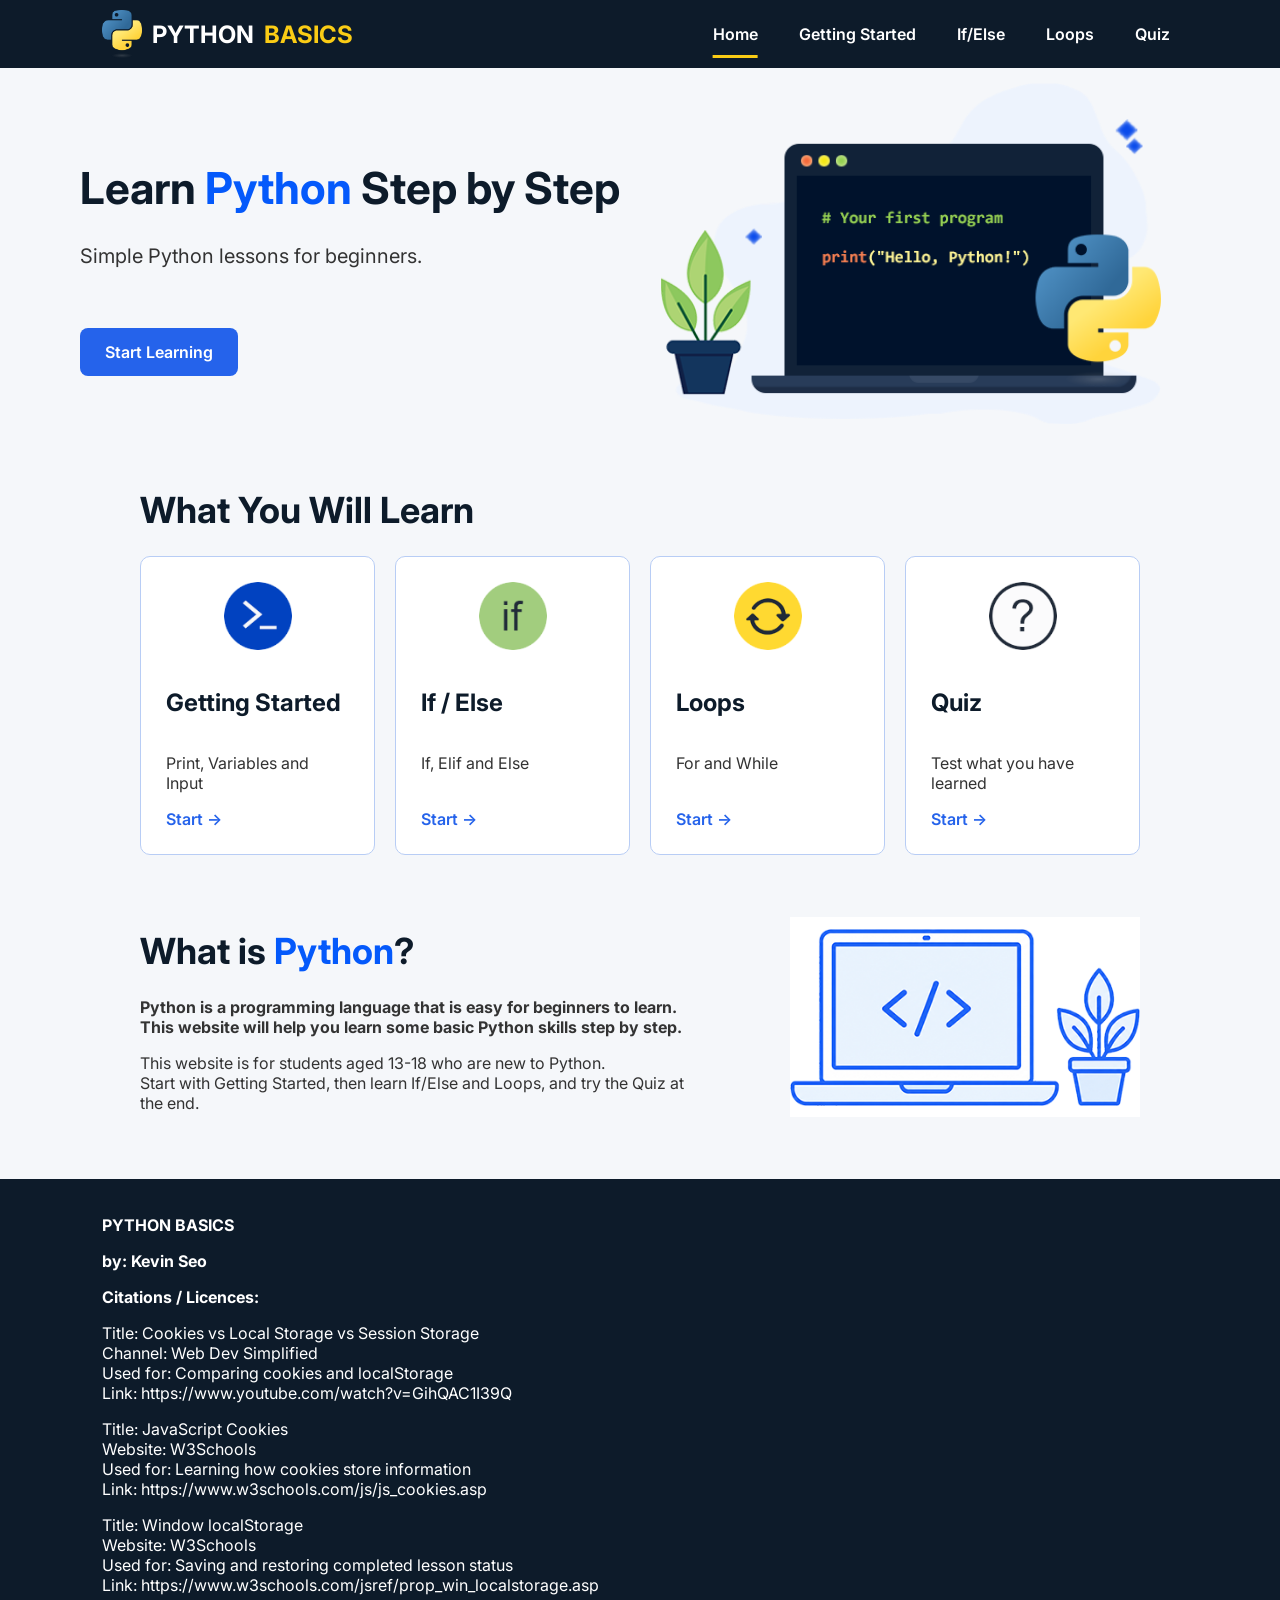
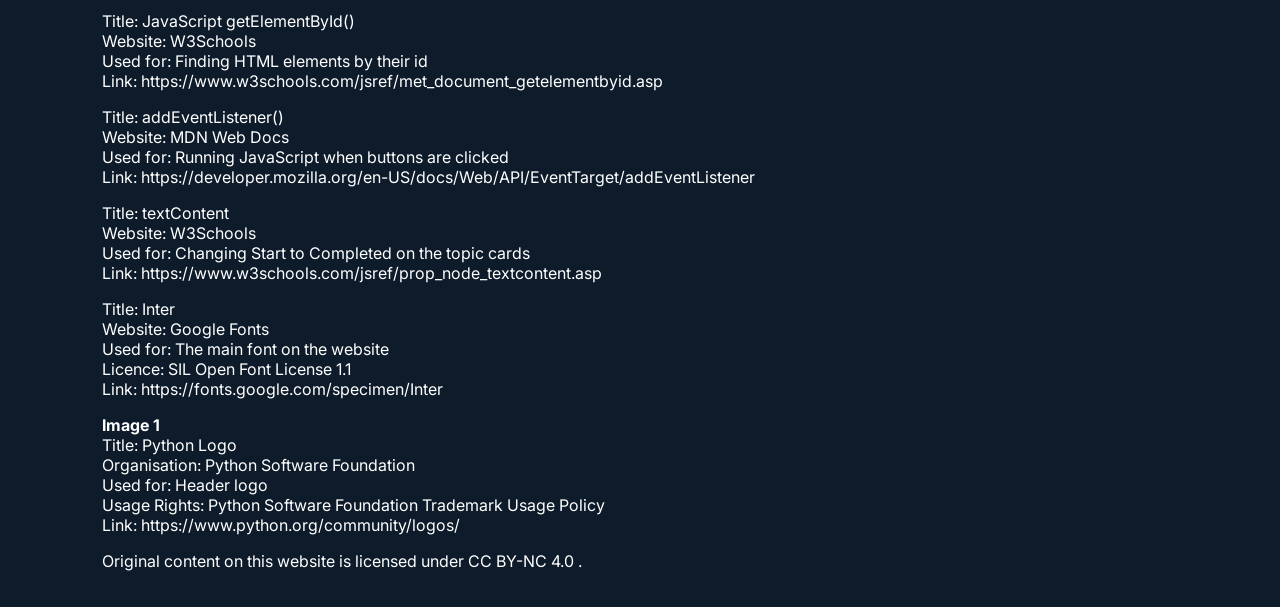
<file: index.html>
<!DOCTYPE html>
<html lang="en">

<head>
  <meta charset="UTF-8">
  <meta name="viewport" content="width=device-width, initial-scale=1.0">
  <title>PYTHON BASICS</title>
  <link rel="stylesheet" href="style.css">
</head>

<body id="top">
  <!-- Header -->
  <div class="header">
    <a href="index.html" class="logo">
      <img src="images/logo.png" alt="Python logo">
      <span>PYTHON</span>
      <span class="logo-basics-word">BASICS</span>
    </a>

    <div class="nav">
      <a href="index.html" class="active">Home</a>
      <a href="start.html">Getting Started</a>
      <a href="ifelse.html">If/Else</a>
      <a href="loops.html">Loops</a>
      <a href="quiz.html">Quiz</a>
    </div>
  </div>

  <!-- Hero -->
  <div class="hero">
    <div class="hero-text">
      <h1>Learn <span class="hero-python-word">Python</span> Step by Step</h1>
      <p>Simple Python lessons for beginners.</p>
      <a href="start.html" class="hero-btn">Start Learning</a>
    </div>

    <div class="hero-image">
      <img src="images/main-hero-new.png" alt="Python coding image">
    </div>
  </div>

  <!-- Contents -->
  <div class="contents">

    <!-- Learning Topic Cards -->
    <div class="topics">
      <h1>What You Will Learn</h1>

      <div class="topic-grid">
        <!-- Getting Started -->
        <div class="topic-item">
          <div class="topic-icon"><img src="images/icon-start.png" alt="Getting Started icon"></div>
          <div class="topic-content">
            <h2>Getting Started</h2>
            <p>Print, Variables and Input</p>
            <a href="start.html" class="topic-btn" id="startTopic">Start →</a>
          </div>
        </div>

        <!-- If / Else -->
        <div class="topic-item">
          <div class="topic-icon"><img src="images/icon-ifelse.png" alt="If/Else icon"></div>
          <div class="topic-content">
            <h2>If / Else</h2>
            <p>If, Elif and Else</p>
            <a href="ifelse.html" class="topic-btn" id="ifelseTopic">Start →</a>
          </div>
        </div>

        <!-- Loops -->
        <div class="topic-item">
          <div class="topic-icon"><img src="images/icon-loops.png" alt="Loops icon"></div>
          <div class="topic-content">
            <h2>Loops</h2>
            <p>For and While</p>
            <a href="loops.html" class="topic-btn" id="loopsTopic">Start →</a>
          </div>
        </div>

        <!-- Quiz -->
        <div class="topic-item">
          <div class="topic-icon"><img src="images/icon-quiz.png" alt="Quiz icon"></div>
          <div class="topic-content">
            <h2>Quiz</h2>
            <p>Test what you have learned</p>
            <a href="quiz.html" class="topic-btn">Start →</a>
          </div>
        </div>
      </div>
    </div>

    <!-- Python Introduction -->
    <div class="python-intro">

      <div class="intro-text">
        <h1>What is <span class="hero-python-word">Python</span>?</h1>
        <p><strong>
            Python is a programming language that is easy for beginners to learn. This website will help you learn some
            basic Python skills step by step.
          </strong></p>
        <p>
          This website is for students aged 13-18 who are new to Python.<br>
          Start with Getting Started, then learn If/Else and Loops, and try the Quiz at the end.
        </p>
      </div>

      <div class="intro-image">
        <img src="images/main-intro.png" alt="Laptop with coding symbol">
      </div>
    </div>
  </div>

  <!-- Footer -->
  <div class="footer">
    <p><strong>PYTHON BASICS</strong></p>
    <p><strong>by: Kevin Seo</strong></p>
    <p><strong>Citations / Licences:</strong></p>

    <p>
      Title: Cookies vs Local Storage vs Session Storage<br>
      Channel: Web Dev Simplified<br>
      Used for: Comparing cookies and localStorage<br>
      Link: https://www.youtube.com/watch?v=GihQAC1I39Q
    </p>

    <p>
      Title: JavaScript Cookies<br>
      Website: W3Schools<br>
      Used for: Learning how cookies store information<br>
      Link: https://www.w3schools.com/js/js_cookies.asp
    </p>

    <p>
      Title: Window localStorage<br>
      Website: W3Schools<br>
      Used for: Saving and restoring completed lesson status<br>
      Link: https://www.w3schools.com/jsref/prop_win_localstorage.asp
    </p>

    <p>
      Title: JavaScript getElementById()<br>
      Website: W3Schools<br>
      Used for: Finding HTML elements by their id<br>
      Link: https://www.w3schools.com/jsref/met_document_getelementbyid.asp
    </p>

    <p>
      Title: addEventListener()<br>
      Website: MDN Web Docs<br>
      Used for: Running JavaScript when buttons are clicked<br>
      Link: https://developer.mozilla.org/en-US/docs/Web/API/EventTarget/addEventListener
    </p>

    <p>
      Title: textContent<br>
      Website: W3Schools<br>
      Used for: Changing Start to Completed on the topic cards<br>
      Link: https://www.w3schools.com/jsref/prop_node_textcontent.asp
    </p>

    <p>
      Title: Inter<br>
      Website: Google Fonts<br>
      Used for: The main font on the website<br>
      Licence: SIL Open Font License 1.1<br>
      Link: https://fonts.google.com/specimen/Inter
    </p>

    <p>
      <strong>Image 1</strong><br>
      Title: Python Logo<br>
      Organisation: Python Software Foundation<br>
      Used for: Header logo<br>
      Usage Rights: Python Software Foundation Trademark Usage Policy<br>
      Link: https://www.python.org/community/logos/
    </p>

    <p>
      Original content on this website is licensed under
      <a href="https://creativecommons.org/licenses/by-nc/4.0/">
        CC BY-NC 4.0
      </a>.
    </p>
  </div>

  <!-- linking the shared JavaScript file -->
  <script src="main.js"></script>
</body>

</html>
</file>
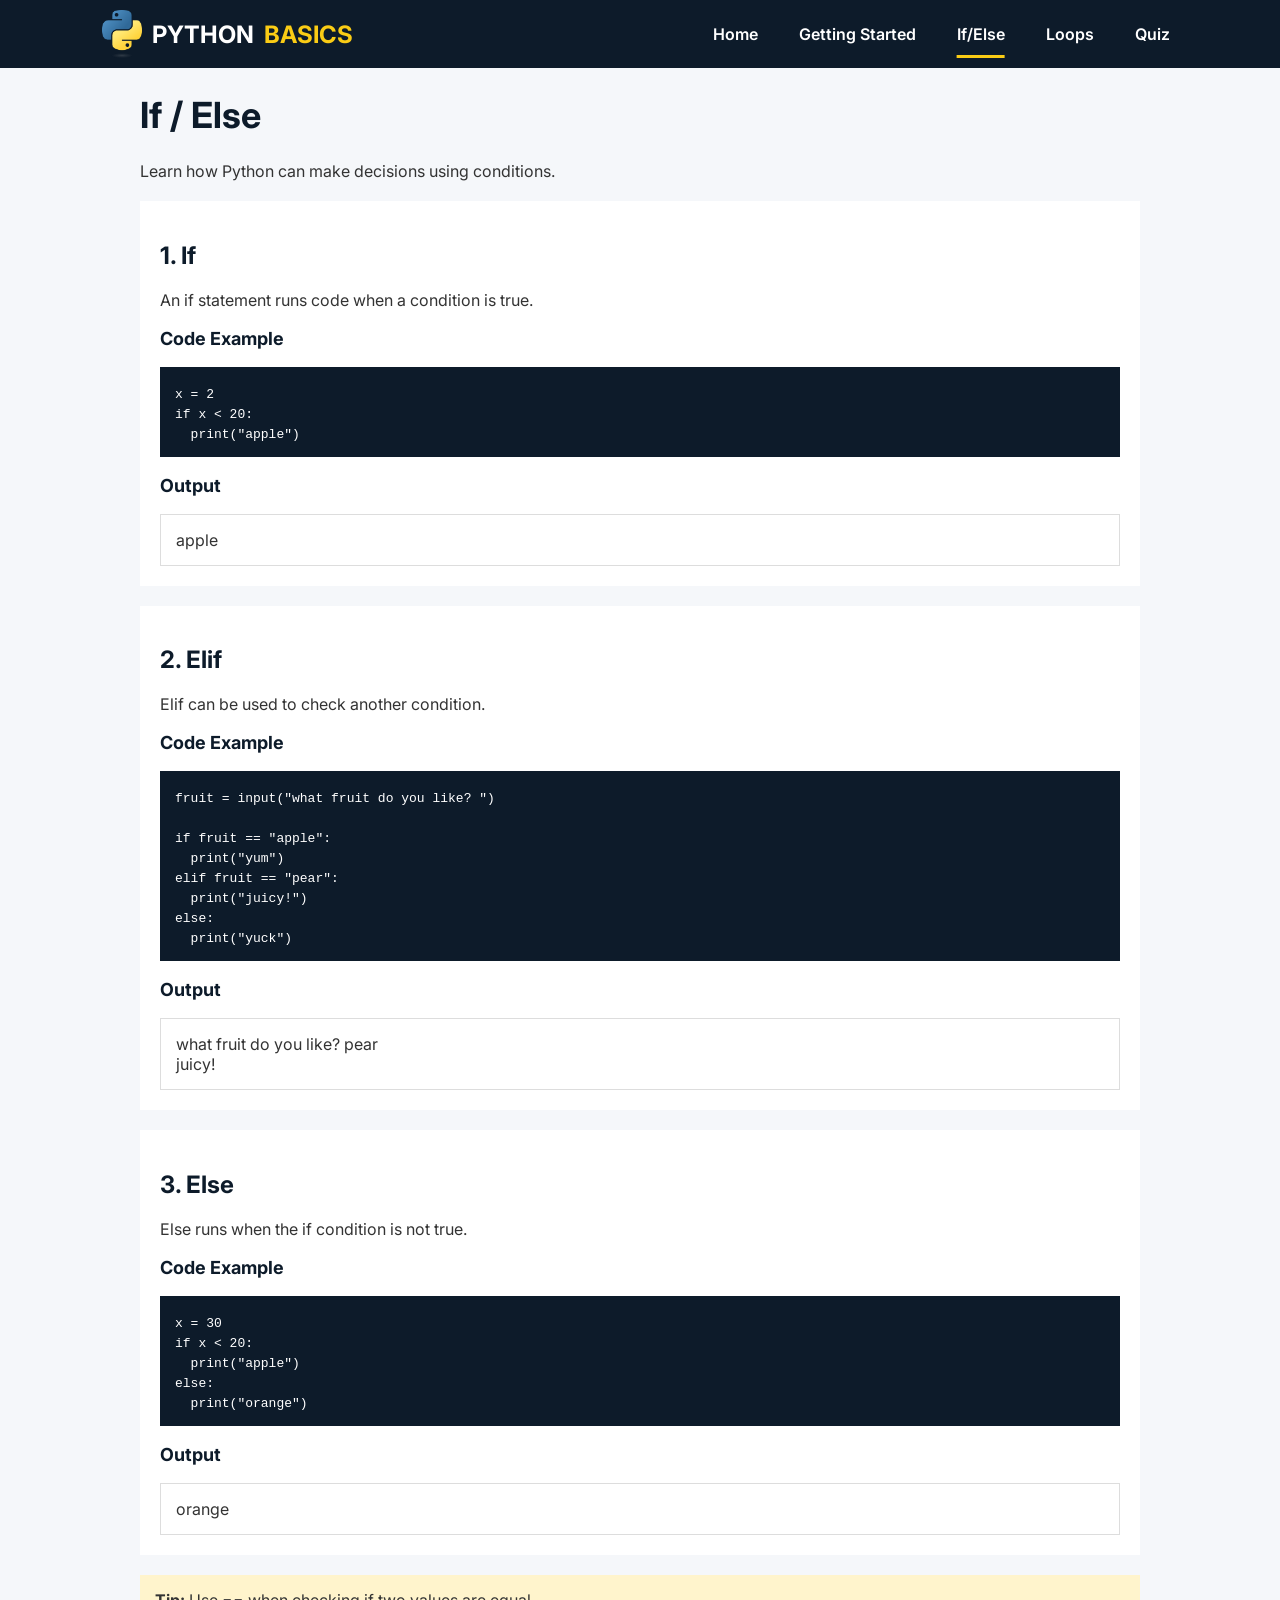
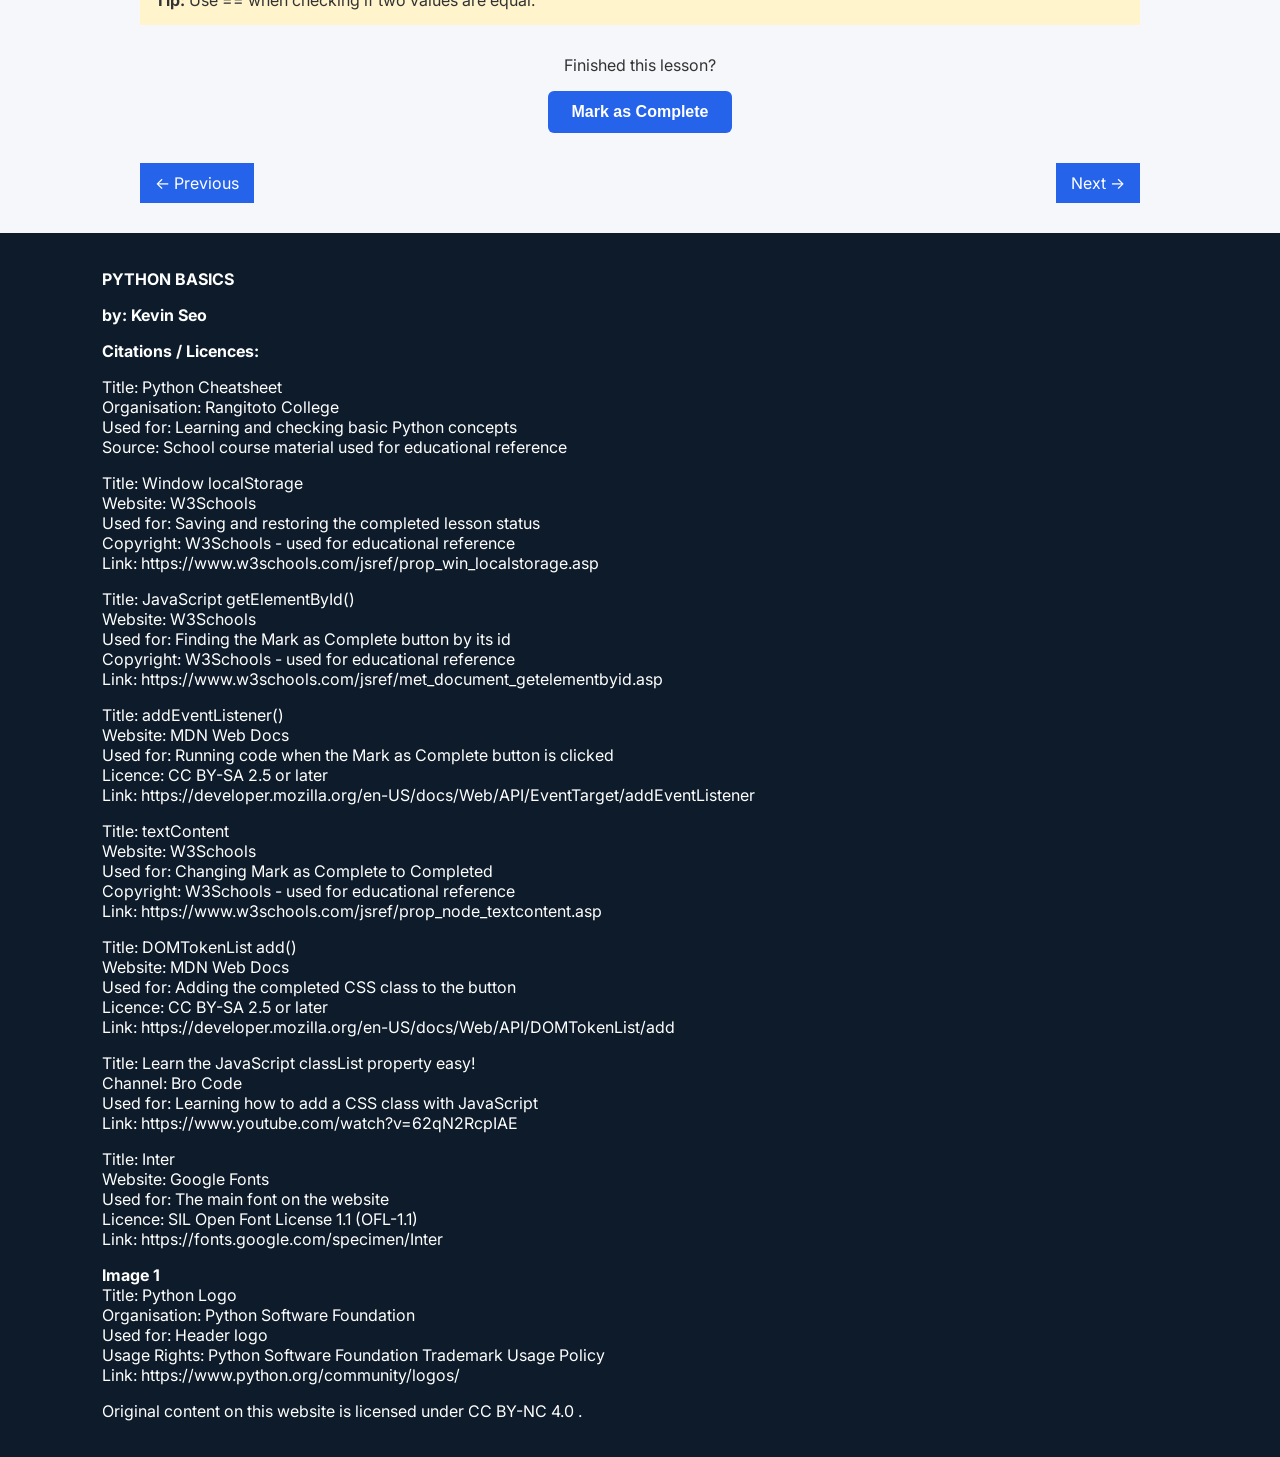
<file: ifelse.html>
<!DOCTYPE html>
<html lang="en">

<head>
  <meta charset="UTF-8">
  <meta name="viewport" content="width=device-width, initial-scale=1.0">
  <title>If / Else - Python Basics</title>
  <link rel="stylesheet" href="style.css">
</head>

<body>

  <!-- Header -->
  <div class="header">
    <a href="index.html" class="logo">
      <img src="images/logo.png" alt="Python logo">
      <span>PYTHON</span>
      <span class="logo-basics-word">BASICS</span>
    </a>

    <div class="nav">
      <a href="index.html">Home</a>
      <a href="start.html">Getting Started</a>
      <a href="ifelse.html" class="active">If/Else</a>
      <a href="loops.html">Loops</a>
      <a href="quiz.html">Quiz</a>
    </div>
  </div>

  <!-- Learning Content -->
  <div class="contents">

    <h1>If / Else</h1>
    <p>Learn how Python can make decisions using conditions.</p>

    <div class="lesson">
      <h2>1. If</h2>
      <p>An if statement runs code when a condition is true.</p>
      <h3>Code Example</h3>
      <div class="code-box">
        <code>
          x = 2<br>
          if x &lt; 20:<br>
          &nbsp;&nbsp;print("apple")
        </code>
      </div>
      <h3>Output</h3>
      <div class="output-box">
        apple
      </div>
    </div>

    <div class="lesson">
      <h2>2. Elif</h2>
      <p>Elif can be used to check another condition.</p>
      <h3>Code Example</h3>
      <div class="code-box">
        <code>
          fruit = input("what fruit do you like? ")<br><br>
          if fruit == "apple":<br>
          &nbsp;&nbsp;print("yum")<br>
          elif fruit == "pear":<br>
          &nbsp;&nbsp;print("juicy!")<br>
          else:<br>
          &nbsp;&nbsp;print("yuck")
        </code>
      </div>
      <h3>Output</h3>
      <div class="output-box">
        what fruit do you like? pear<br>
        juicy!
      </div>
    </div>

    <div class="lesson">
      <h2>3. Else</h2>
      <p>Else runs when the if condition is not true.</p>
      <h3>Code Example</h3>
      <div class="code-box">
        <code>
          x = 30<br>
          if x &lt; 20:<br>
          &nbsp;&nbsp;print("apple")<br>
          else:<br>
          &nbsp;&nbsp;print("orange")
        </code>
      </div>
      <h3>Output</h3>
      <div class="output-box">
        orange
      </div>
    </div>

    <div class="tip">
      <strong>Tip:</strong> Use == when checking if two values are equal.
    </div>

    <!-- Lesson completion -->
    <div class="complete-area">
      <p>Finished this lesson?</p>
      <!-- button for marking the lesson as complete -->
      <button type="button" class="complete-btn" id="ifelseComplete">
        Mark as Complete
      </button>
    </div>

    <div class="page-navigation">
      <a href="start.html" class="page-btn">← Previous</a>
      <a href="loops.html" class="page-btn">Next →</a>
    </div>
  </div>

  <!-- Footer -->
  <div class="footer">
    <p><strong>PYTHON BASICS</strong></p>
    <p><strong>by: Kevin Seo</strong></p>
    <p><strong>Citations / Licences:</strong></p>

    <p>
      Title: Python Cheatsheet<br>
      Organisation: Rangitoto College<br>
      Used for: Learning and checking basic Python concepts<br>
      Source: School course material used for educational reference
    </p>

    <p>
      Title: Window localStorage<br>
      Website: W3Schools<br>
      Used for: Saving and restoring the completed lesson status<br>
      Copyright: W3Schools - used for educational reference<br>
      Link: https://www.w3schools.com/jsref/prop_win_localstorage.asp
    </p>

    <p>
      Title: JavaScript getElementById()<br>
      Website: W3Schools<br>
      Used for: Finding the Mark as Complete button by its id<br>
      Copyright: W3Schools - used for educational reference<br>
      Link: https://www.w3schools.com/jsref/met_document_getelementbyid.asp
    </p>

    <p>
      Title: addEventListener()<br>
      Website: MDN Web Docs<br>
      Used for: Running code when the Mark as Complete button is clicked<br>
      Licence: CC BY-SA 2.5 or later<br>
      Link: https://developer.mozilla.org/en-US/docs/Web/API/EventTarget/addEventListener
    </p>

    <p>
      Title: textContent<br>
      Website: W3Schools<br>
      Used for: Changing Mark as Complete to Completed<br>
      Copyright: W3Schools - used for educational reference<br>
      Link: https://www.w3schools.com/jsref/prop_node_textcontent.asp
    </p>

    <p>
      Title: DOMTokenList add()<br>
      Website: MDN Web Docs<br>
      Used for: Adding the completed CSS class to the button<br>
      Licence: CC BY-SA 2.5 or later<br>
      Link: https://developer.mozilla.org/en-US/docs/Web/API/DOMTokenList/add
    </p>

    <p>
      Title: Learn the JavaScript classList property easy!<br>
      Channel: Bro Code<br>
      Used for: Learning how to add a CSS class with JavaScript<br>
      Link: https://www.youtube.com/watch?v=62qN2RcpIAE
    </p>

    <p>
      Title: Inter<br>
      Website: Google Fonts<br>
      Used for: The main font on the website<br>
      Licence: SIL Open Font License 1.1 (OFL-1.1)<br>
      Link: https://fonts.google.com/specimen/Inter
    </p>

    <p>
      <strong>Image 1</strong><br>
      Title: Python Logo<br>
      Organisation: Python Software Foundation<br>
      Used for: Header logo<br>
      Usage Rights: Python Software Foundation Trademark Usage Policy<br>
      Link: https://www.python.org/community/logos/
    </p>

    <p>
      Original content on this website is licensed under
      <a href="https://creativecommons.org/licenses/by-nc/4.0/">
        CC BY-NC 4.0
      </a>.
    </p>
  </div>

  <!-- linking the shared JavaScript file -->
  <script src="main.js"></script>
</body>

</html>
</file>
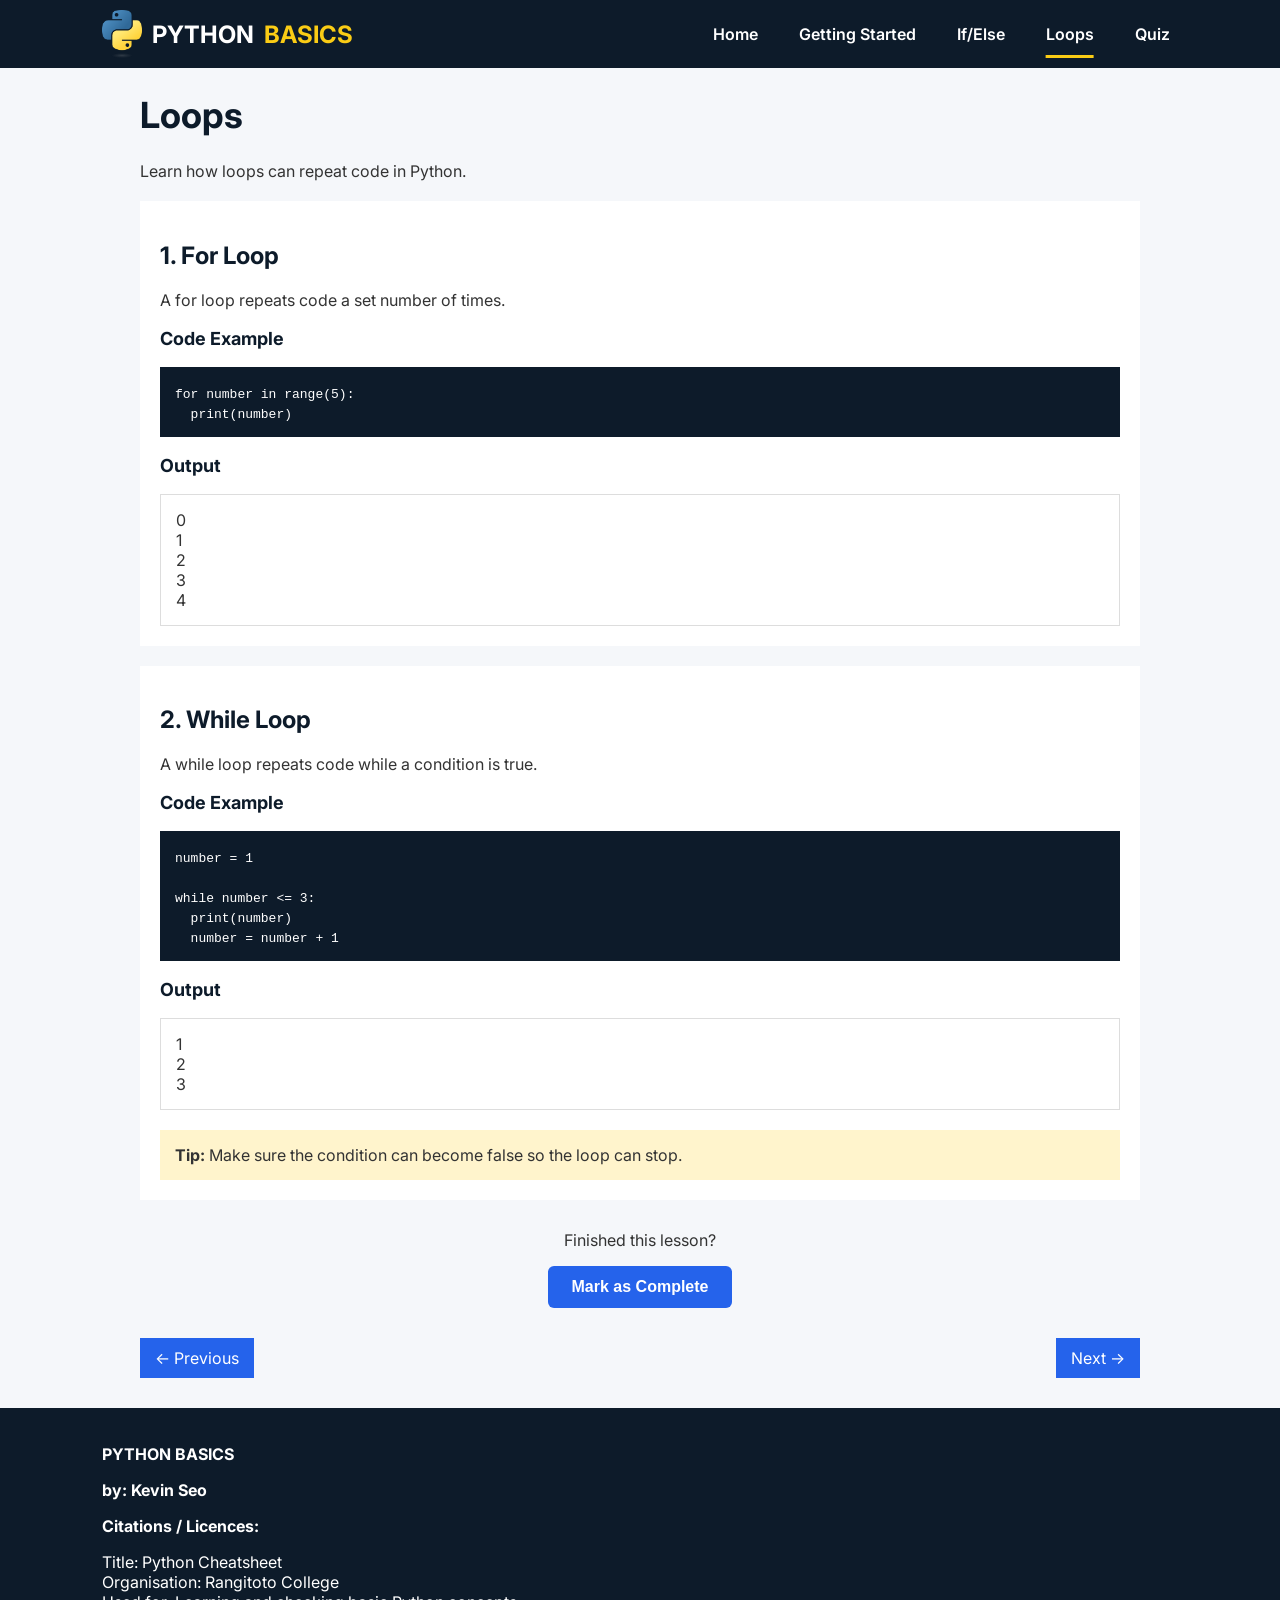
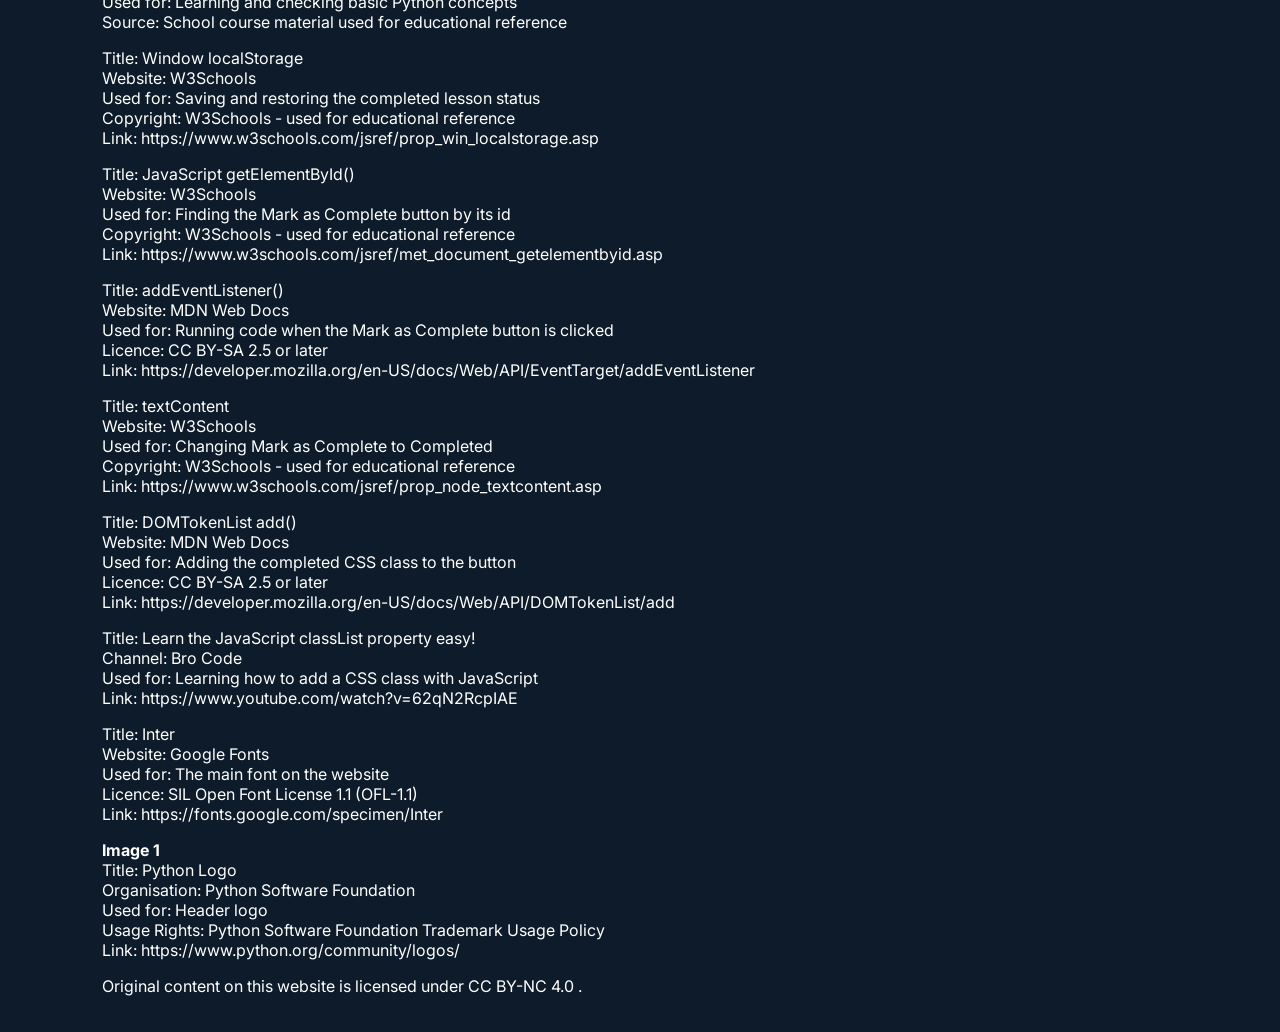
<file: loops.html>
<!DOCTYPE html>
<html lang="en">

<head>
  <meta charset="UTF-8">
  <meta name="viewport" content="width=device-width, initial-scale=1.0">
  <title>Loops - Python Basics</title>
  <link rel="stylesheet" href="style.css">
</head>

<body id="top">
  <!-- Header -->
  <div class="header">
    <a href="index.html" class="logo">
      <img src="images/logo.png" alt="Python logo">
      <span>PYTHON</span>
      <span class="logo-basics-word">BASICS</span>
    </a>

    <div class="nav">
      <a href="index.html">Home</a>
      <a href="start.html">Getting Started</a>
      <a href="ifelse.html">If/Else</a>
      <a href="loops.html" class="active">Loops</a>
      <a href="quiz.html">Quiz</a>
    </div>
  </div>


  <!-- Lesson -->
  <div class="contents">

    <h1>Loops</h1>
    <p class="lesson-intro">
      Learn how loops can repeat code in Python.
    </p>

    <div class="lesson">
      <h2>1. For Loop</h2>
      <p>
        A for loop repeats code a set number of times.
      </p>
      <h3>Code Example</h3>
      <div class="code-box">
        <code>
          for number in range(5):<br>
          &nbsp;&nbsp;print(number)
        </code>
      </div>
      <h3>Output</h3>
      <div class="output-box">
        0<br>
        1<br>
        2<br>
        3<br>
        4
      </div>
    </div>

    <div class="lesson">
      <h2>2. While Loop</h2>
      <p>
        A while loop repeats code while a condition is true.
      </p>
      <h3>Code Example</h3>
      <div class="code-box">
        <code>
          number = 1<br><br>
          while number &lt;= 3:<br> <!-- using &lt; to show the < symbol in HTML -->
          &nbsp;&nbsp;print(number)<br> <!-- using &nbsp; to add spaces for Python indentation -->
          &nbsp;&nbsp;number = number + 1
        </code>
      </div>
      <h3>Output</h3>
      <div class="output-box">
        1<br>
        2<br>
        3
      </div>
      <div class="tip">
        <strong>Tip:</strong> Make sure the condition can become false so the loop can stop.
      </div>
    </div>

    <!-- Lesson completion -->
    <div class="complete-area">
      <p>Finished this lesson?</p>
      <!-- button for marking the lesson as complete -->
      <button type="button" class="complete-btn" id="loopsComplete">
        Mark as Complete
      </button>
    </div>

    <div class="page-navigation">
      <a href="ifelse.html" class="page-btn">← Previous</a>
      <a href="quiz.html" class="page-btn">Next →</a>
    </div>

  </div>

  <!-- Footer -->
  <div class="footer">
    <p><strong>PYTHON BASICS</strong></p>
    <p><strong>by: Kevin Seo</strong></p>
    <p><strong>Citations / Licences:</strong></p>

    <p>
      Title: Python Cheatsheet<br>
      Organisation: Rangitoto College<br>
      Used for: Learning and checking basic Python concepts<br>
      Source: School course material used for educational reference
    </p>

    <p>
      Title: Window localStorage<br>
      Website: W3Schools<br>
      Used for: Saving and restoring the completed lesson status<br>
      Copyright: W3Schools - used for educational reference<br>
      Link: https://www.w3schools.com/jsref/prop_win_localstorage.asp
    </p>

    <p>
      Title: JavaScript getElementById()<br>
      Website: W3Schools<br>
      Used for: Finding the Mark as Complete button by its id<br>
      Copyright: W3Schools - used for educational reference<br>
      Link: https://www.w3schools.com/jsref/met_document_getelementbyid.asp
    </p>

    <p>
      Title: addEventListener()<br>
      Website: MDN Web Docs<br>
      Used for: Running code when the Mark as Complete button is clicked<br>
      Licence: CC BY-SA 2.5 or later<br>
      Link: https://developer.mozilla.org/en-US/docs/Web/API/EventTarget/addEventListener
    </p>

    <p>
      Title: textContent<br>
      Website: W3Schools<br>
      Used for: Changing Mark as Complete to Completed<br>
      Copyright: W3Schools - used for educational reference<br>
      Link: https://www.w3schools.com/jsref/prop_node_textcontent.asp
    </p>

    <p>
      Title: DOMTokenList add()<br>
      Website: MDN Web Docs<br>
      Used for: Adding the completed CSS class to the button<br>
      Licence: CC BY-SA 2.5 or later<br>
      Link: https://developer.mozilla.org/en-US/docs/Web/API/DOMTokenList/add
    </p>

    <p>
      Title: Learn the JavaScript classList property easy!<br>
      Channel: Bro Code<br>
      Used for: Learning how to add a CSS class with JavaScript<br>
      Link: https://www.youtube.com/watch?v=62qN2RcpIAE
    </p>

    <p>
      Title: Inter<br>
      Website: Google Fonts<br>
      Used for: The main font on the website<br>
      Licence: SIL Open Font License 1.1 (OFL-1.1)<br>
      Link: https://fonts.google.com/specimen/Inter
    </p>

    <p>
      <strong>Image 1</strong><br>
      Title: Python Logo<br>
      Organisation: Python Software Foundation<br>
      Used for: Header logo<br>
      Usage Rights: Python Software Foundation Trademark Usage Policy<br>
      Link: https://www.python.org/community/logos/
    </p>

    <p>
      Original content on this website is licensed under
      <a href="https://creativecommons.org/licenses/by-nc/4.0/">
        CC BY-NC 4.0
      </a>.
    </p>
  </div>

  <!-- linking the shared JavaScript file -->
  <script src="main.js"></script>
</body>
</html>
</file>
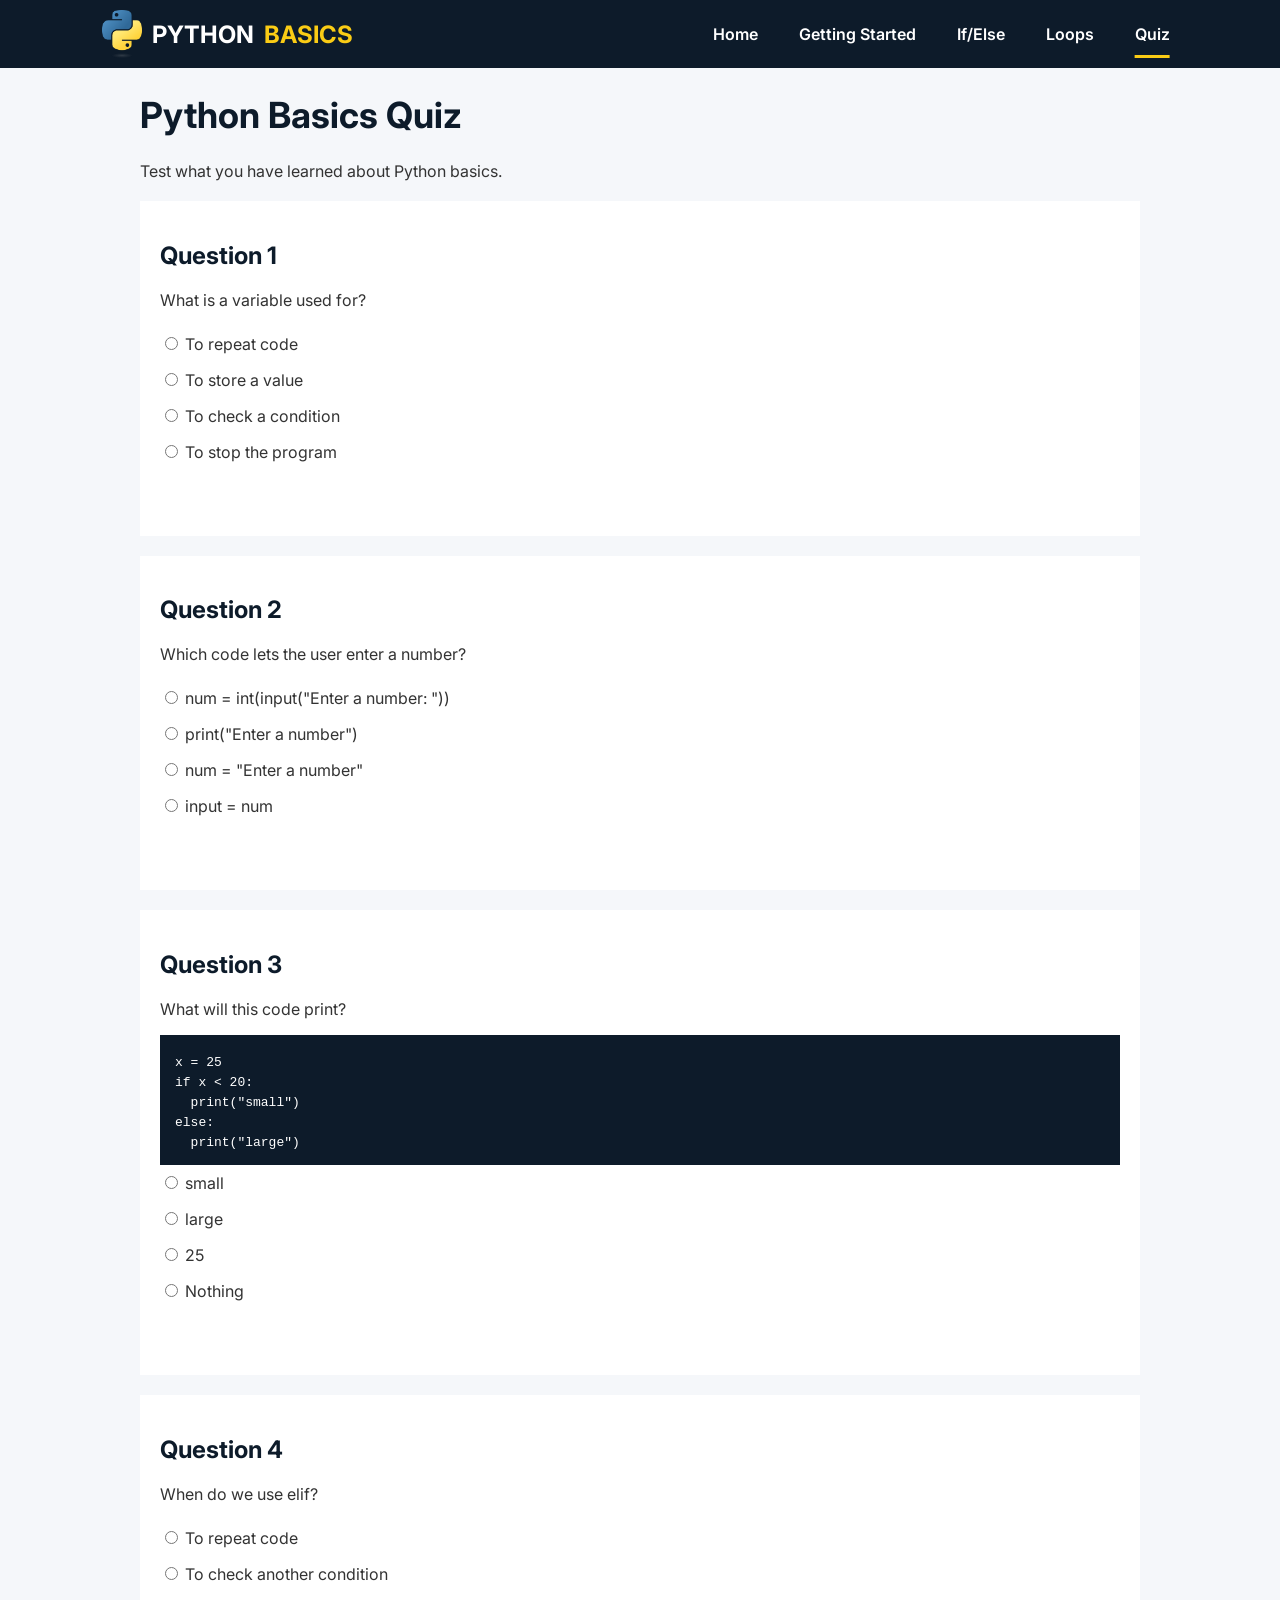
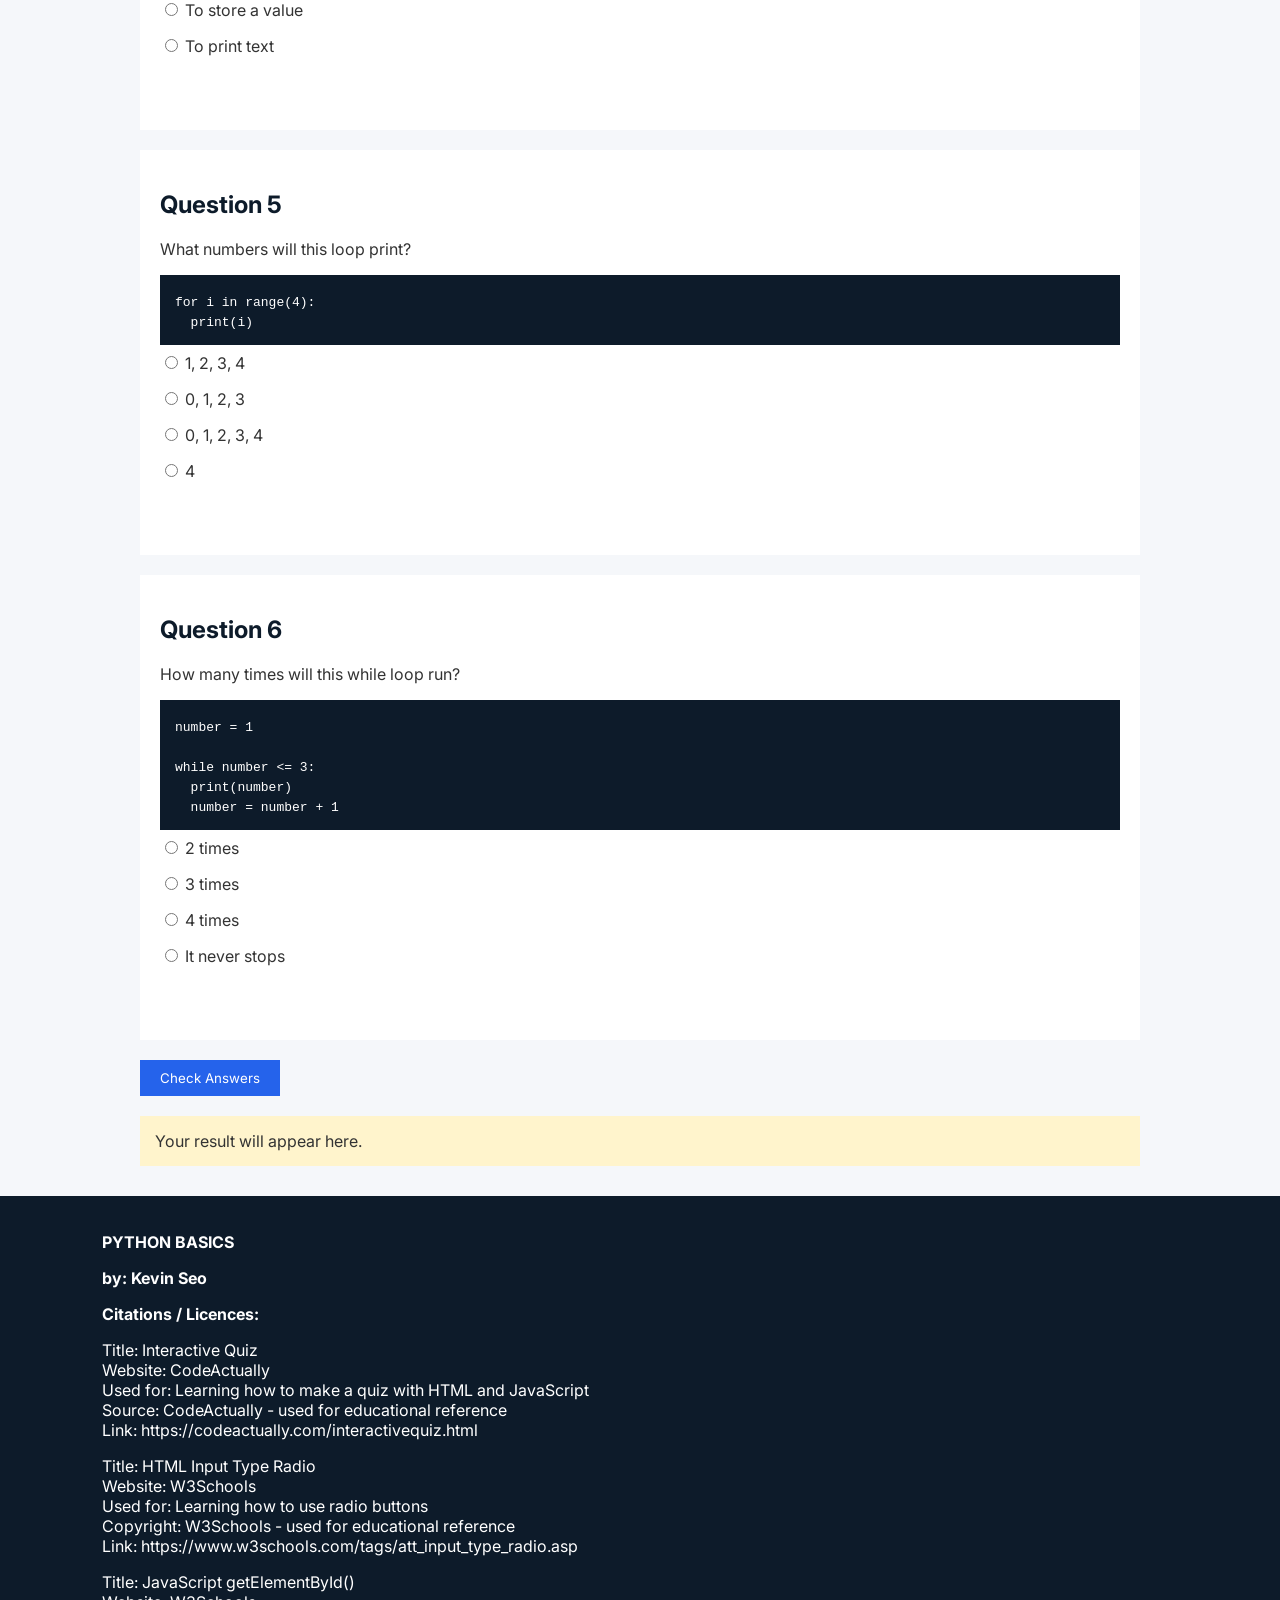
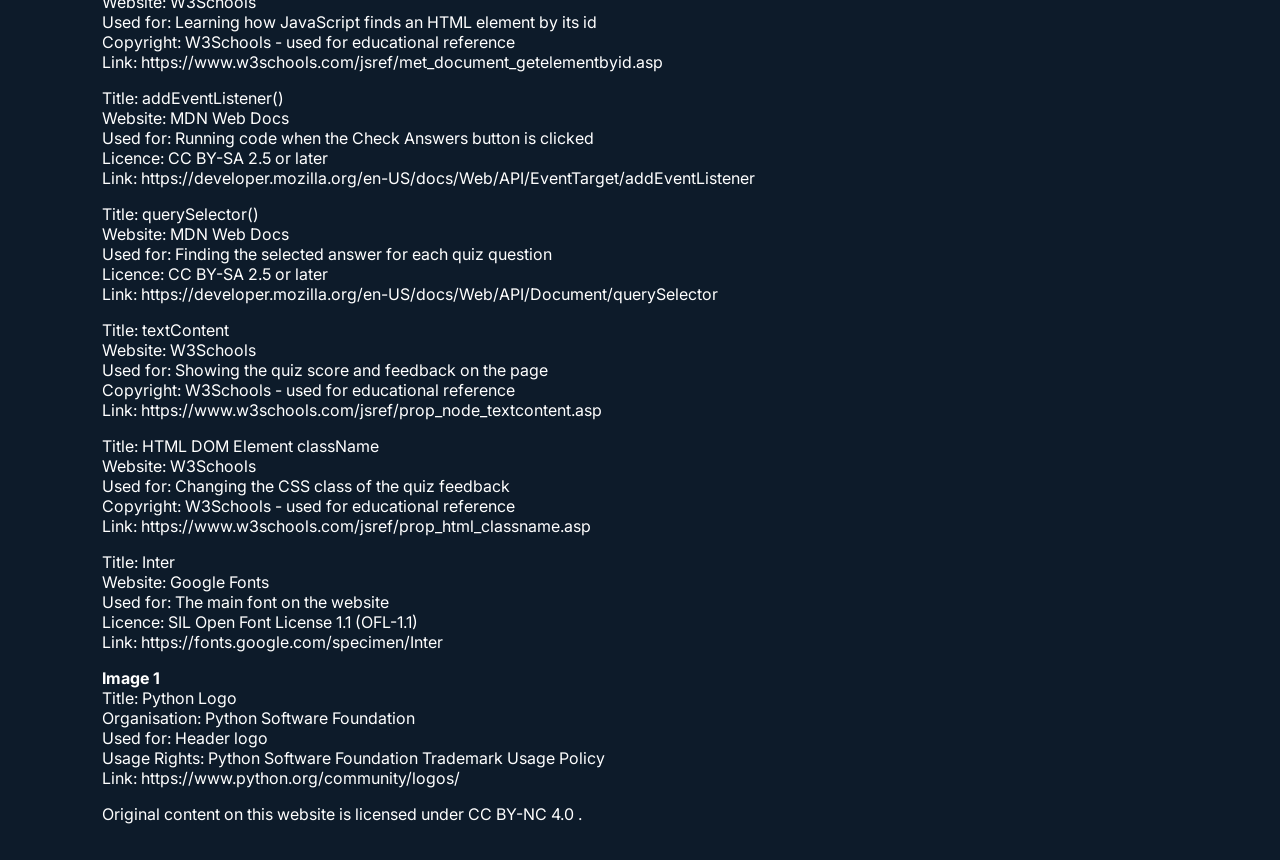
<file: quiz.html>
<!DOCTYPE html>
<html lang="en">

<head>
  <meta charset="UTF-8">
  <meta name="viewport" content="width=device-width, initial-scale=1.0">
  <title>Quiz - Python Basics</title>
  <link rel="stylesheet" href="style.css">
</head>

<body>
  <!-- Header -->
  <div class="header">
    <a href="index.html" class="logo">
      <img src="images/logo.png" alt="Python logo">
      <span>PYTHON</span>
      <span class="logo-basics-word">BASICS</span>
    </a>

    <div class="nav">
      <a href="index.html">Home</a>
      <a href="start.html">Getting Started</a>
      <a href="ifelse.html">If/Else</a>
      <a href="loops.html">Loops</a>
      <a href="quiz.html" class="active">Quiz</a>
    </div>
  </div>

  <!-- Quiz -->
  <div class="contents">

    <h1>Python Basics Quiz</h1>
    <p>Test what you have learned about Python basics.</p>

    <!-- Question 1 -->
    <div class="question">
      <h2>Question 1</h2>
      <p>What is a variable used for?</p>
      <!-- https://www.w3schools.com/tags/att_input_type_radio.asp -->
      <label> <!-- using label to connect the answer text with the radio button -->
        <input type="radio" name="q1" value="a"> <!-- using radio buttons so the user can choose one answer -->
        To repeat code
      </label>
      <label>
        <input type="radio" name="q1" value="b">
        To store a value
      </label>
      <label>
        <input type="radio" name="q1" value="c">
        To check a condition
      </label>
      <label>
        <input type="radio" name="q1" value="d">
        To stop the program
      </label>

      <!-- Feedback for question 1 -->
      <p class="feedback" id="feedback1"></p>
    </div>


    <!-- Question 2 -->
    <div class="question">
      <h2>Question 2</h2>
      <p>Which code lets the user enter a number?</p>

      <label>
        <input type="radio" name="q2" value="a">
        num = int(input("Enter a number: "))
      </label>

      <label>
        <input type="radio" name="q2" value="b">
        print("Enter a number")
      </label>

      <label>
        <input type="radio" name="q2" value="c">
        num = "Enter a number"
      </label>

      <label>
        <input type="radio" name="q2" value="d">
        input = num
      </label>

      <!-- Feedback for question 2 -->
      <p class="feedback" id="feedback2"></p>
    </div>

    <!-- Question 3 -->
    <div class="question">
      <h2>Question 3</h2>

      <p>What will this code print?</p>

      <div class="code-box">
        <!-- using the code tag to display programming code -->
        <code>
          x = 25<br>
          if x &lt; 20:<br>
          &nbsp;&nbsp;print("small")<br>
          else:<br>
          &nbsp;&nbsp;print("large")
        </code>
      </div>

      <label>
        <input type="radio" name="q3" value="a">
        small
      </label>

      <label>
        <input type="radio" name="q3" value="b">
        large
      </label>

      <label>
        <input type="radio" name="q3" value="c">
        25
      </label>

      <label>
        <input type="radio" name="q3" value="d">
        Nothing
      </label>

      <!-- Feedback for question 3 -->
      <p class="feedback" id="feedback3"></p>
    </div>

    <!-- Question 4 -->
    <div class="question">
      <h2>Question 4</h2>

      <p>When do we use elif?</p>
      <!-- using the same name so only one answer can be selected -->
      <label>
        <input type="radio" name="q4" value="a">
        To repeat code
      </label>

      <label>
        <input type="radio" name="q4" value="b">
        To check another condition
      </label>

      <label>
        <input type="radio" name="q4" value="c">
        To store a value
      </label>

      <label>
        <input type="radio" name="q4" value="d">
        To print text
      </label>

      <!-- Feedback for question 4 -->
      <p class="feedback" id="feedback4"></p>
    </div>


    <!-- Question 5 -->
    <div class="question">
      <h2>Question 5</h2>

      <p>What numbers will this loop print?</p>

      <div class="code-box">
        <code>
          for i in range(4):<br>
          &nbsp;&nbsp;print(i)
        </code>
      </div>

      <label>
        <input type="radio" name="q5" value="a">
        1, 2, 3, 4
      </label>

      <label>
        <input type="radio" name="q5" value="b">
        0, 1, 2, 3
      </label>

      <label>
        <input type="radio" name="q5" value="c">
        0, 1, 2, 3, 4
      </label>

      <label>
        <input type="radio" name="q5" value="d">
        4
      </label>

      <!-- Feedback for question 5 -->
      <p class="feedback" id="feedback5"></p>
    </div>

    <!-- Question 6 -->
    <div class="question">
      <h2>Question 6</h2>

      <p>How many times will this while loop run?</p>

      <div class="code-box">
        <code>
          number = 1<br><br>
          while number &lt;= 3:<br>
          &nbsp;&nbsp;print(number)<br>
          &nbsp;&nbsp;number = number + 1
        </code>
      </div>

      <label>
        <input type="radio" name="q6" value="a">
        2 times
      </label>

      <label>
        <input type="radio" name="q6" value="b">
        3 times
      </label>

      <label>
        <input type="radio" name="q6" value="c">
        4 times
      </label>

      <label>
        <input type="radio" name="q6" value="d">
        It never stops
      </label>

      <!-- Feedback for question 6 -->
      <p class="feedback" id="feedback6"></p>
    </div>

    <!-- using a button so the user can check their answers -->
    <!-- using id so JavaScript can find the button -->
    <button type="button" class="check-btn" id="checkAnswers">Check Answers</button>

    <!-- Results -->
    <div class="result" id="result">
      Your result will appear here.
    </div>
  </div>

  <!-- Footer -->
  <div class="footer">
    <p><strong>PYTHON BASICS</strong></p>
    <p><strong>by: Kevin Seo</strong></p>
    <p><strong>Citations / Licences:</strong></p>

    <p>
      Title: Interactive Quiz<br>
      Website: CodeActually<br>
      Used for: Learning how to make a quiz with HTML and JavaScript<br>
      Source: CodeActually - used for educational reference<br>
      Link: https://codeactually.com/interactivequiz.html
    </p>

    <p>
      Title: HTML Input Type Radio<br>
      Website: W3Schools<br>
      Used for: Learning how to use radio buttons<br>
      Copyright: W3Schools - used for educational reference<br>
      Link: https://www.w3schools.com/tags/att_input_type_radio.asp
    </p>

    <p>
      Title: JavaScript getElementById()<br>
      Website: W3Schools<br>
      Used for: Learning how JavaScript finds an HTML element by its id<br>
      Copyright: W3Schools - used for educational reference<br>
      Link: https://www.w3schools.com/jsref/met_document_getelementbyid.asp
    </p>

    <p>
      Title: addEventListener()<br>
      Website: MDN Web Docs<br>
      Used for: Running code when the Check Answers button is clicked<br>
      Licence: CC BY-SA 2.5 or later<br>
      Link: https://developer.mozilla.org/en-US/docs/Web/API/EventTarget/addEventListener
    </p>

    <p>
      Title: querySelector()<br>
      Website: MDN Web Docs<br>
      Used for: Finding the selected answer for each quiz question<br>
      Licence: CC BY-SA 2.5 or later<br>
      Link: https://developer.mozilla.org/en-US/docs/Web/API/Document/querySelector
    </p>

    <p>
      Title: textContent<br>
      Website: W3Schools<br>
      Used for: Showing the quiz score and feedback on the page<br>
      Copyright: W3Schools - used for educational reference<br>
      Link: https://www.w3schools.com/jsref/prop_node_textcontent.asp
    </p>

    <p>
      Title: HTML DOM Element className<br>
      Website: W3Schools<br>
      Used for: Changing the CSS class of the quiz feedback<br>
      Copyright: W3Schools - used for educational reference<br>
      Link: https://www.w3schools.com/jsref/prop_html_classname.asp
    </p>

    <p>
      Title: Inter<br>
      Website: Google Fonts<br>
      Used for: The main font on the website<br>
      Licence: SIL Open Font License 1.1 (OFL-1.1)<br>
      Link: https://fonts.google.com/specimen/Inter
    </p>

    <p>
      <strong>Image 1</strong><br>
      Title: Python Logo<br>
      Organisation: Python Software Foundation<br>
      Used for: Header logo<br>
      Usage Rights: Python Software Foundation Trademark Usage Policy<br>
      Link: https://www.python.org/community/logos/
    </p>

    <p>
      Original content on this website is licensed under
      <a href="https://creativecommons.org/licenses/by-nc/4.0/">
        CC BY-NC 4.0
      </a>.
    </p>
  </div>

  <!-- linking the shared JavaScript file -->
  <script src="main.js"></script>
</body>

</html>
</file>
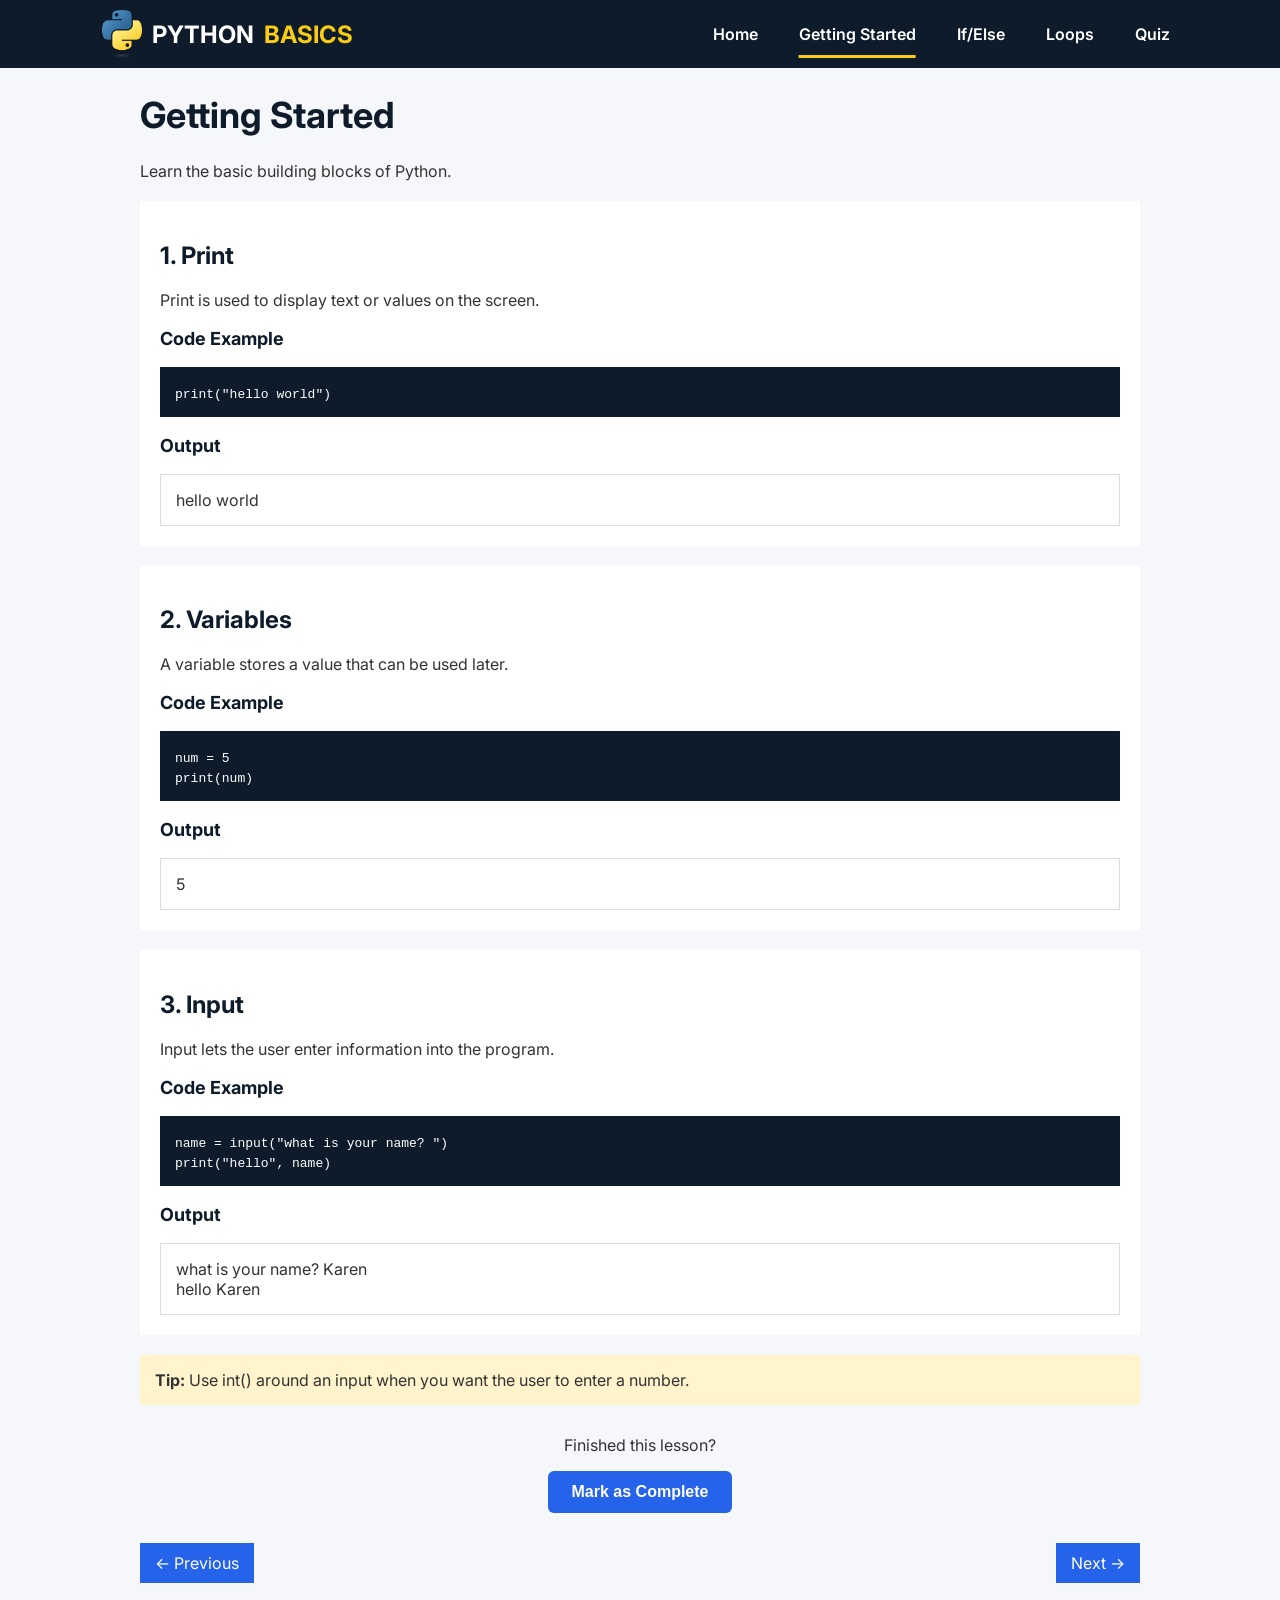
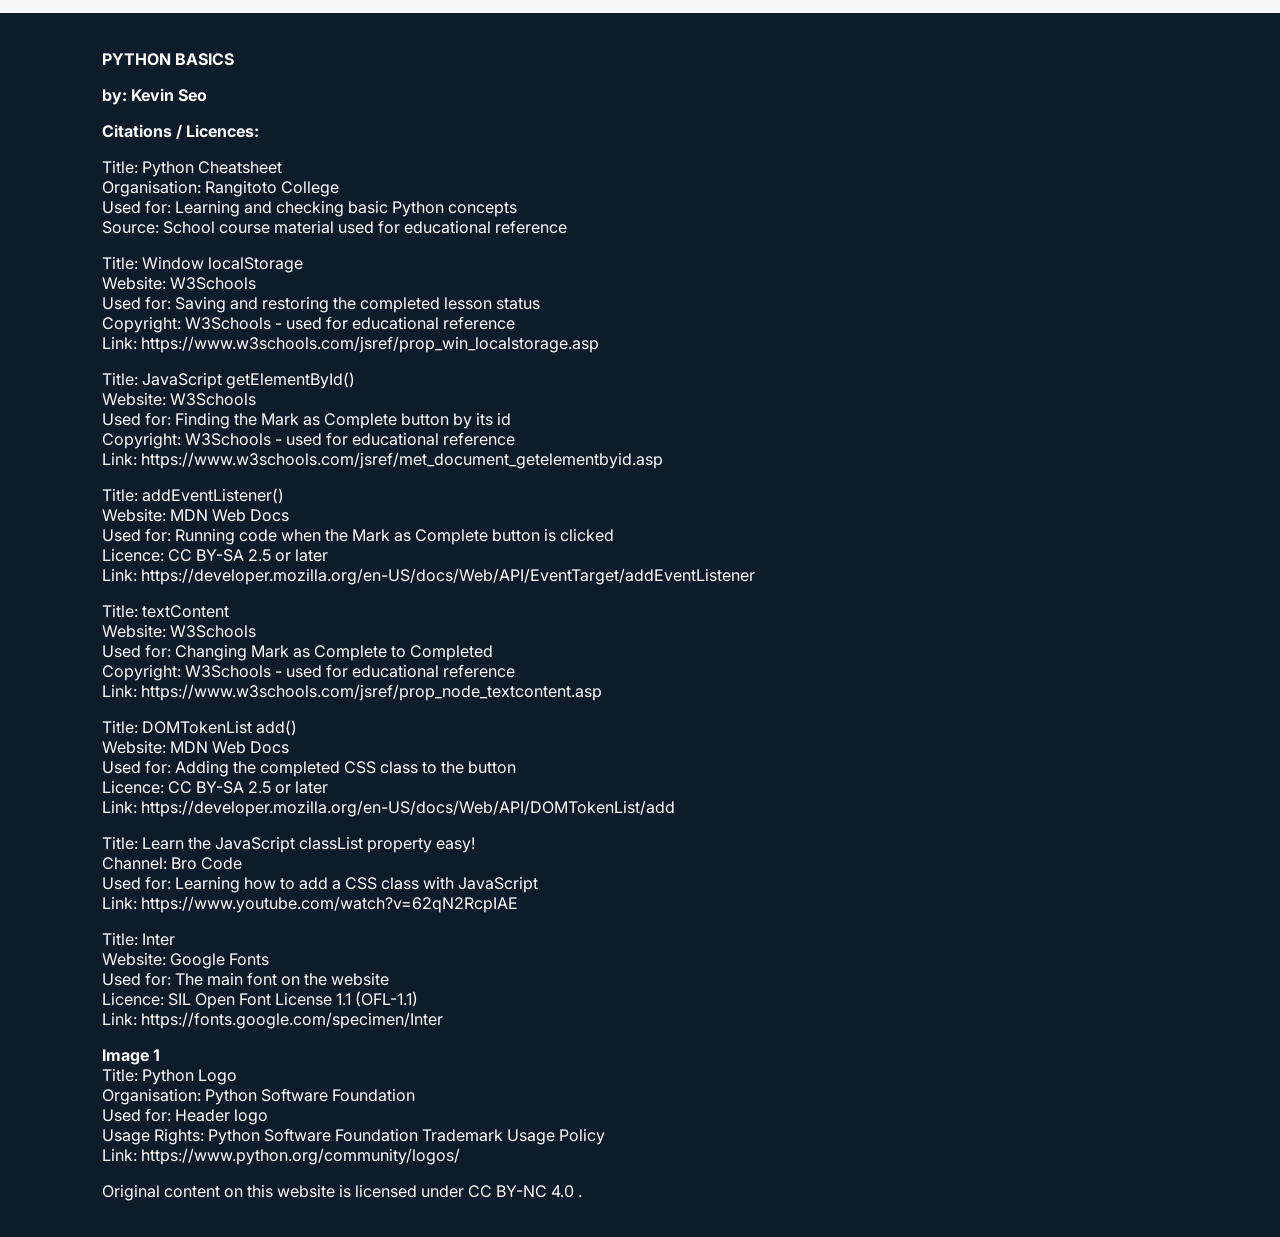
<file: start.html>
<!DOCTYPE html>
<html lang="en">

<head>
  <meta charset="UTF-8">
  <meta name="viewport" content="width=device-width, initial-scale=1.0">
  <title>Getting Started - Python Basics</title>
  <link rel="stylesheet" href="style.css">
</head>

<body>
  <!-- Header -->
  <div class="header">
    <a href="index.html" class="logo">
      <img src="images/logo.png" alt="Python logo">
      <span>PYTHON</span>
      <span class="logo-basics-word">BASICS</span>
    </a>

    <div class="nav">
      <a href="index.html">Home</a>
      <a href="start.html" class="active">Getting Started</a>
      <a href="ifelse.html">If/Else</a>
      <a href="loops.html">Loops</a>
      <a href="quiz.html">Quiz</a>
    </div>
  </div>

  <!-- Learning Content -->
  <div class="contents ">

    <h1>Getting Started</h1>
    <p>Learn the basic building blocks of Python.</p>

    <div class="lesson">
      <h2>1. Print</h2>
      <p>Print is used to display text or values on the screen.</p>
      <h3>Code Example</h3>
      <div class="code-box">
        <!-- using the code tag to display programming code -->
        <code>print("hello world")</code>
      </div>
      <h3>Output</h3>
      <div class="output-box">
        hello world
      </div>
    </div>

    <div class="lesson">
      <h2>2. Variables</h2>
      <p>A variable stores a value that can be used later.</p>
      <h3>Code Example</h3>
      <div class="code-box">
        <code>
          num = 5<br>
          print(num)
        </code>
      </div>
      <h3>Output</h3>
      <div class="output-box">
        5
      </div>
    </div>

    <div class="lesson">
      <h2>3. Input</h2>
      <p>Input lets the user enter information into the program.</p>
      <h3>Code Example</h3>
      <div class="code-box">
        <code>
          name = input("what is your name? ")<br>
          print("hello", name)
        </code>
      </div>
      <h3>Output</h3>
      <div class="output-box">
        what is your name? Karen<br>
        hello Karen
      </div>

    </div>

    <div class="tip">
      <strong>Tip:</strong> Use int() around an input when you want the user to enter a number.
    </div>

    <!-- Lesson completion -->
    <div class="complete-area">
      <p>Finished this lesson?</p>
      <!-- button for marking the lesson as complete -->
      <button type="button" class="complete-btn" id="startComplete">
        Mark as Complete
      </button>
    </div>

    <div class="page-navigation">
      <a href="index.html" class="page-btn">← Previous</a>
      <a href="ifelse.html" class="page-btn">Next →</a>
    </div>
  </div>

  <!-- Footer -->
  <div class="footer">
    <p><strong>PYTHON BASICS</strong></p>
    <p><strong>by: Kevin Seo</strong></p>
    <p><strong>Citations / Licences:</strong></p>

    <p>
      Title: Python Cheatsheet<br>
      Organisation: Rangitoto College<br>
      Used for: Learning and checking basic Python concepts<br>
      Source: School course material used for educational reference
    </p>

    <p>
      Title: Window localStorage<br>
      Website: W3Schools<br>
      Used for: Saving and restoring the completed lesson status<br>
      Copyright: W3Schools - used for educational reference<br>
      Link: https://www.w3schools.com/jsref/prop_win_localstorage.asp
    </p>

    <p>
      Title: JavaScript getElementById()<br>
      Website: W3Schools<br>
      Used for: Finding the Mark as Complete button by its id<br>
      Copyright: W3Schools - used for educational reference<br>
      Link: https://www.w3schools.com/jsref/met_document_getelementbyid.asp
    </p>

    <p>
      Title: addEventListener()<br>
      Website: MDN Web Docs<br>
      Used for: Running code when the Mark as Complete button is clicked<br>
      Licence: CC BY-SA 2.5 or later<br>
      Link: https://developer.mozilla.org/en-US/docs/Web/API/EventTarget/addEventListener
    </p>

    <p>
      Title: textContent<br>
      Website: W3Schools<br>
      Used for: Changing Mark as Complete to Completed<br>
      Copyright: W3Schools - used for educational reference<br>
      Link: https://www.w3schools.com/jsref/prop_node_textcontent.asp
    </p>

    <p>
      Title: DOMTokenList add()<br>
      Website: MDN Web Docs<br>
      Used for: Adding the completed CSS class to the button<br>
      Licence: CC BY-SA 2.5 or later<br>
      Link: https://developer.mozilla.org/en-US/docs/Web/API/DOMTokenList/add
    </p>

    <p>
      Title: Learn the JavaScript classList property easy!<br>
      Channel: Bro Code<br>
      Used for: Learning how to add a CSS class with JavaScript<br>
      Link: https://www.youtube.com/watch?v=62qN2RcpIAE
    </p>

    <p>
      Title: Inter<br>
      Website: Google Fonts<br>
      Used for: The main font on the website<br>
      Licence: SIL Open Font License 1.1 (OFL-1.1)<br>
      Link: https://fonts.google.com/specimen/Inter
    </p>

    <p>
      <strong>Image 1</strong><br>
      Title: Python Logo<br>
      Organisation: Python Software Foundation<br>
      Used for: Header logo<br>
      Usage Rights: Python Software Foundation Trademark Usage Policy<br>
      Link: https://www.python.org/community/logos/
    </p>

    <p>
      Original content on this website is licensed under
      <a href="https://creativecommons.org/licenses/by-nc/4.0/">
        CC BY-NC 4.0
      </a>.
    </p>
  </div>

  <!-- linking the shared JavaScript file -->
  <script src="main.js"></script>
</body>

</html>
</file>
<file: style.css>
@import url('https://fonts.googleapis.com/css2?family=Inter:wght@400;600;700&display=swap');

body {
  margin: 0;
  font-family: 'Inter', Arial, sans-serif;
  /* using Inter as the main font for the website */
  background-color: #F5F7FA;
  color: #333333;
}

a {
  text-decoration: none;
  /*removing the line thing under the words*/
}

/* Main page heading */
h1 {
  color: #0D1B2A;
  font-size: 36px;
}

/* Section heading */
h2 {
  color: #0D1B2A;
  font-size: 24px;
}

/* Small heading */
h3 {
  color: #0D1B2A;
  font-size: 18px;
}

/* Header */
.header {
  background-color: #0D1B2A;
  display: flex;
  /* using flexbox to place the logo and navigation in one row*/
  justify-content: space-between;
  /* putting the logo on the left and navigation links on the right */
  align-items: center;
  /* aligning the logo and navigation vertically in the middle */
  padding: 10px 8%;
}

.logo {
  color: #FFFFFF;
  font-size: 24px;
  font-weight: 700;
  display: flex;
  /* keeping the logo image and text together in one row */
  align-items: center;
  /* adding space between the logo image and website name */
  gap: 10px;
}

.logo img {
  width: 40px;
  height: auto;
  vertical-align: middle;
  /* aligning the logo image with the text vertically */
}

.logo-basics-word {
  color: #FACC15;
}

.nav {
  display: flex;
  /* arranging navigation links horizontally */
  gap: 25px;
  /* adding equal spacing between navigation links */
}

.nav a {
  color: #FFFFFF;
  font-weight: 600;

  /* Keep the same space around every navigation link */
  padding: 4px 8px;
}

/* Show which page is currently open */
.nav a.active {
  /* Add an underline to the active link */
  text-decoration: underline;
  /* Make the underline yellow */
  text-decoration-color: #FACC15;
  /* Make the underline a little thicker */
  text-decoration-thickness: 3px;
  /* Add space between the text and underline */
  text-underline-offset: 15px;
}

/* Change the navigation link colour when the mouse is over it */
.nav a:hover {
  color: #FACC15;
  /* changing the link text to yellow */
}

/* Contents */
.contents {
  width: 80%;
  max-width: 1000px;
  /* stopping content from becoming too wide on large screens */
  margin: 20px auto;
  /* centering the content area */
}

/* Footer */
.footer {
  background-color: #0D1B2A;
  color: #FFFFFF;
  padding: 20px 8%;
  margin-top: 30px;
}

.footer a {
  color: #FFFFFF;
}

/* Home Page - Hero */
.hero {
  display: flex;
  /* placing hero text and image next to each other */
  justify-content: center;
  /* moving the hero content to the centre */
  align-items: center;
  /* aligning text and image vertically */
  gap: 5px;
  max-width: 1200px;
  margin: 0 auto;
  padding: 15px 20px 0;
  min-height: 0;
}

.hero-text {
  width: 48%;
}

.hero-python-word {
  color: #0459fb;
}

.hero h1 {
  font-size: 44px;
}

.hero p {
  font-size: 20px;
  margin-bottom: 60px;
}

.hero-btn {
  /* styling the class button on hero*/
  display: inline-block;
  /* making the link behave like a button */
  background-color: #2563EB;
  color: #FFFFFF;
  padding: 14px 25px;
  border-radius: 8px;
  /* making the button corners rounded */
  font-weight: 600;
}

.hero-image {
  width: 45%;
}

.hero-image img {
  width: 100%;
  max-width: 500px;
  height: auto;
  display: block;
}

/* Home Page - Learning Topic Cards */
.topics {
  padding: 20px 0 30px;
}

.topic-grid {
  display: grid;
  /* using grid to place the topic cards */
  grid-template-columns: repeat(4, 1fr);
  /* making 4 equal columns */
  gap: 20px;
  /* adding space between each learning card */
}

.topic-item {
  background-color: #FFFFFF;
  padding: 25px;
  border-radius: 10px;
  border: 1px solid #B8CDF5;
}

.topic-icon {
  display: flex;
  justify-content: center;
  align-items: center;
  margin-bottom: 18px;
}

.topic-icon img {
  width: 68px;
  height: 68px;
  object-fit: contain;
  /* keeping the icon shape without stretching it */
  display: block;
}

.topic-btn {
  color: #2563EB;
  font-weight: 600;
  margin-top: auto;
  /* pushing the Start link to the bottom */
}

/* Keep the Start links at the same height */
.topic-item {
  display: flex;
  /* making the card use a flexible layout */
  flex-direction: column;
  /* arranging the card content from top to bottom */
}

.topic-content {
  display: flex;
  /* making the text area flexible */
  flex-direction: column;
  /* arranging the text from top to bottom */
  flex: 1;
  /* making each content area use the remaining card space */
}

/* Home Page - Intro */
.python-intro {
  display: flex;
  justify-content: space-between;
  align-items: center;
  padding: 20px 0;
}

.intro-text {
  width: 55%;
}

.intro-image {
  width: 35%;
  height: 200px;
  background-color: #FFFFFF;
  display: flex;
  justify-content: center;
  align-items: center;
}

.intro-image img {
  width: 100%;
  max-width: 420px;
  height: auto;
  display: block;
}

/* Learning Content Page */
.lesson {
  background-color: #FFFFFF;
  padding: 20px;
  margin: 20px 0;
}

.code-box {
  background-color: #0D1B2A;
  color: #FFFFFF;
  padding: 15px;
}

.output-box {
  background-color: #FFFFFF;
  padding: 15px;
  border: 1px solid #DDDDDD;
}

.tip {
  background-color: #FFF4CC;
  color: #333333;
  padding: 15px;
  margin-top: 20px;
}

.page-navigation {
  display: flex;
  justify-content: space-between;
  /* placing previous and next buttons at opposite sides */
  margin-top: 30px;
}

.page-btn {
  background-color: #2563EB;
  color: #FFFFFF;
  padding: 10px 15px;
}


/* Lesson complete area */
.complete-area {
  text-align: center;
  /* putting the text and button in the centre */
  margin: 30px 0 20px;
}

/* Mark as Complete button */
.complete-btn {
  background-color: #2563EB;
  color: #FFFFFF;
  border: none;
  padding: 12px 24px;
  border-radius: 6px;
  font-size: 16px;
  font-weight: 600;
  cursor: pointer;
  /* showing a hand cursor when the mouse is over the button */
}

/* Completed lesson button */
.complete-btn.completed {
  background-color: #16A34A;
  /* changing the button to green when the lesson is completed */
}


/* Quiz Page*/
.question {
  background-color: #FFFFFF;
  padding: 20px;
  margin: 20px 0;
}

.question label {
  display: block;
  padding: 8px 0;
}

.check-btn {
  background-color: #2563EB;
  color: #FFFFFF;
  border: none;
  padding: 10px 20px;
  font-family: inherit;
}

.result {
  background-color: #FFF4CC;
  padding: 15px;
  margin-top: 20px;
}

/* Quiz feedback */
.feedback {
  display: inline-block;
  /* keeping the feedback background around the text */
  font-weight: 600;
  /* making the feedback text easier to notice */
  margin-top: 12px;
  /* adding space above the feedback */
  padding: 7px 10px;
  /* adding space inside the feedback */
  border-radius: 5px;
  /* slightly rounding the feedback corners */
}

/* Correct feedback */
.feedback.correct {
  color: #15803D;
  background-color: #DCFCE7;
  /* light green background */
}

/* Incorrect feedback */
.feedback.incorrect {
  color: #B91C1C;
  background-color: #FEE2E2;
  /* light red background */
}

/* Not answered feedback */
.feedback.not-answered {
  color: #9A6700;
  background-color: #FEF3C7;
  /* light yellow background */
}
</file>
